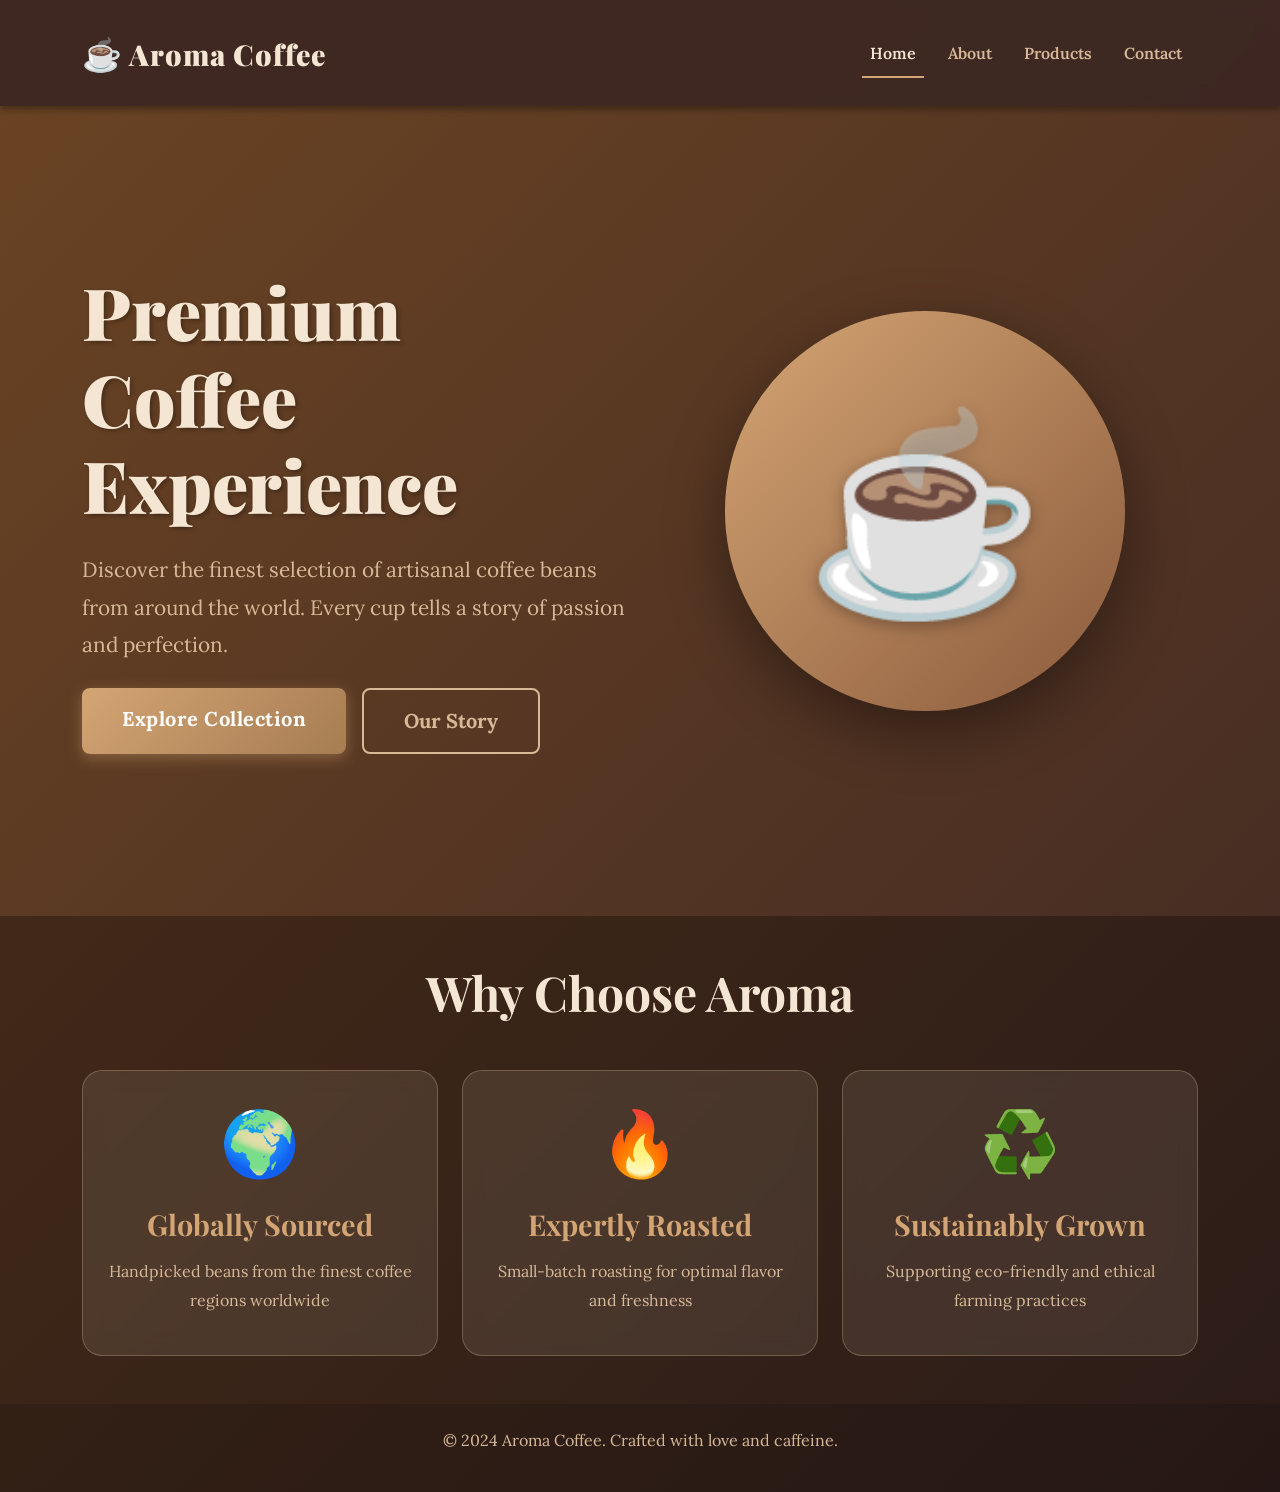
<file: index.html>
<!doctype html>
<html lang="en">
  <head>
    <meta charset="UTF-8" />
    <meta name="viewport" content="width=device-width, initial-scale=1.0" />
    <title>Aroma Coffee - Home</title>
    <link href="https://cdn.jsdelivr.net/npm/bootstrap@5.3.0/dist/css/bootstrap.min.css" rel="stylesheet" />
    <link href="https://fonts.googleapis.com/css2?family=Playfair+Display:wght@400;700;900&family=Lora:wght@400;600&display=swap" rel="stylesheet" />
    <link rel="stylesheet" href="styles.css" />
    <meta property="og:image" content="https://bolt.new/static/og_default.png">
    <meta name="twitter:card" content="summary_large_image">
    <meta name="twitter:image" content="https://bolt.new/static/og_default.png">
</head>
  <body class="home-page">
    <nav class="navbar navbar-expand-lg navbar-dark">
      <div class="container">
        <a class="navbar-brand" href="index.html">
          <span class="brand-icon">☕</span> Aroma Coffee
        </a>
        <button class="navbar-toggler" type="button" data-bs-toggle="collapse" data-bs-target="#navbarNav">
          <span class="navbar-toggler-icon"></span>
        </button>
        <div class="collapse navbar-collapse" id="navbarNav">
          <ul class="navbar-nav ms-auto">
            <li class="nav-item">
              <a class="nav-link active" href="index.html">Home</a>
            </li>
            <li class="nav-item">
              <a class="nav-link" href="about.html">About</a>
            </li>
            <li class="nav-item">
              <a class="nav-link" href="products.html">Products</a>
            </li>
            <li class="nav-item">
              <a class="nav-link" href="contact.html">Contact</a>
            </li>
          </ul>
        </div>
      </div>
    </nav>

    <section class="hero">
      <div class="container">
        <div class="row align-items-center">
          <div class="col-lg-6">
            <h1 class="display-1 mb-4">Premium Coffee Experience</h1>
            <p class="lead mb-4">Discover the finest selection of artisanal coffee beans from around the world. Every cup tells a story of passion and perfection.</p>
            <div class="d-flex gap-3">
              <a href="products.html" class="btn btn-primary btn-lg">Explore Collection</a>
              <a href="about.html" class="btn btn-outline-light btn-lg">Our Story</a>
            </div>
          </div>
          <div class="col-lg-6 text-center">
            <div class="hero-image-placeholder">
              <span class="hero-icon">☕</span>
            </div>
          </div>
        </div>
      </div>
    </section>

    <section class="features py-5">
      <div class="container">
        <h2 class="text-center mb-5">Why Choose Aroma</h2>
        <div class="row g-4">
          <div class="col-md-4">
            <div class="feature-card text-center p-4">
              <div class="feature-icon mb-3">🌍</div>
              <h3>Globally Sourced</h3>
              <p>Handpicked beans from the finest coffee regions worldwide</p>
            </div>
          </div>
          <div class="col-md-4">
            <div class="feature-card text-center p-4">
              <div class="feature-icon mb-3">🔥</div>
              <h3>Expertly Roasted</h3>
              <p>Small-batch roasting for optimal flavor and freshness</p>
            </div>
          </div>
          <div class="col-md-4">
            <div class="feature-card text-center p-4">
              <div class="feature-icon mb-3">♻️</div>
              <h3>Sustainably Grown</h3>
              <p>Supporting eco-friendly and ethical farming practices</p>
            </div>
          </div>
        </div>
      </div>
    </section>

    <footer class="footer text-center py-4">
      <div class="container">
        <p>&copy; 2024 Aroma Coffee. Crafted with love and caffeine.</p>
      </div>
    </footer>

    <script src="https://cdn.jsdelivr.net/npm/bootstrap@5.3.0/dist/js/bootstrap.bundle.min.js"></script>
    <script type="module" src="/main.js"></script>
  </body>
</html>
</file>
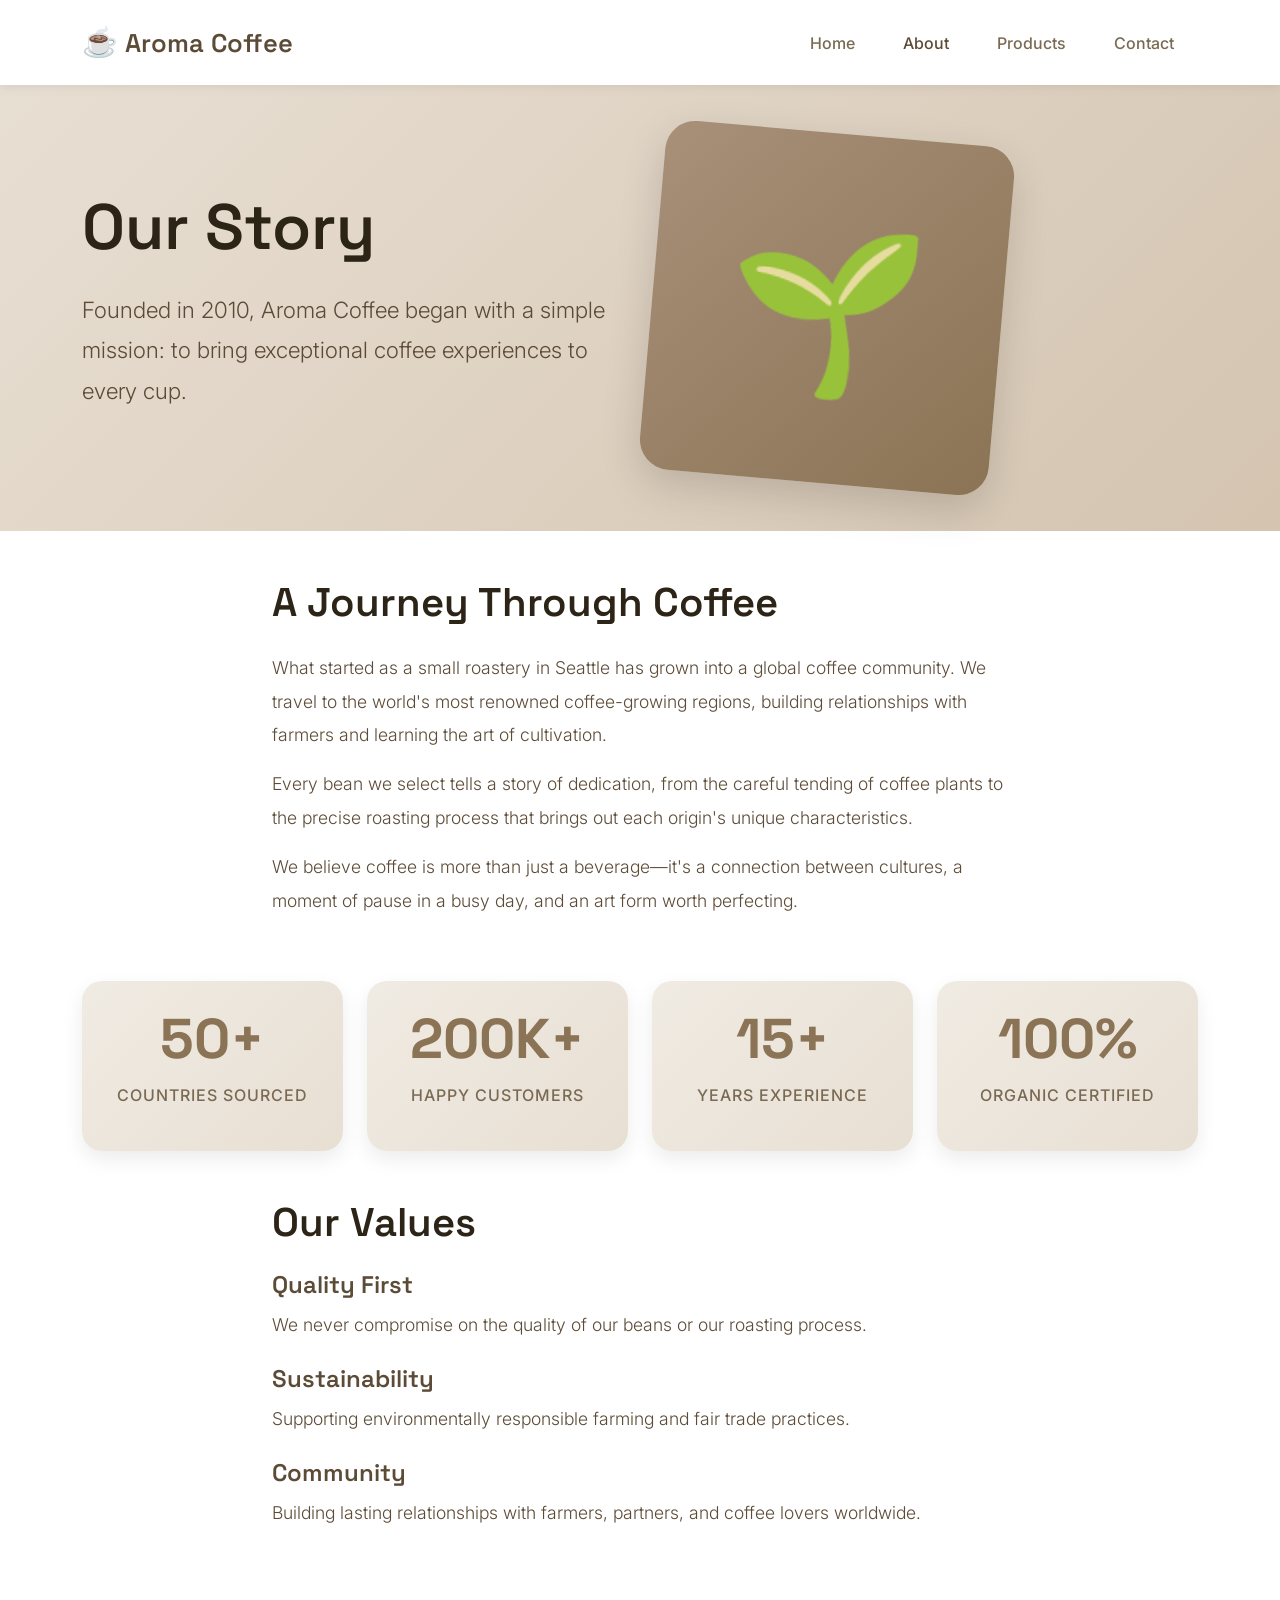
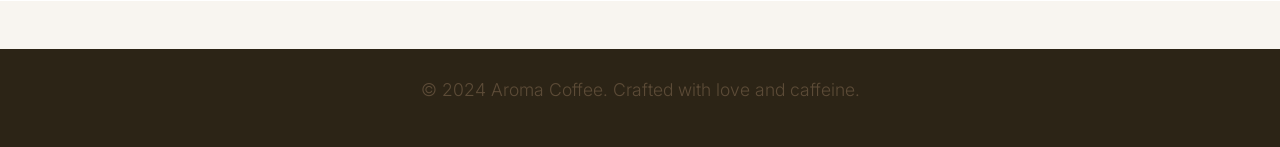
<file: about.html>
<!doctype html>
<html lang="en">
  <head>
    <meta charset="UTF-8" />
    <meta name="viewport" content="width=device-width, initial-scale=1.0" />
    <title>Aroma Coffee - About Us</title>
    <link href="https://cdn.jsdelivr.net/npm/bootstrap@5.3.0/dist/css/bootstrap.min.css" rel="stylesheet" />
    <link href="https://fonts.googleapis.com/css2?family=Inter:wght@300;400;600;700&family=Space+Grotesk:wght@400;600&display=swap" rel="stylesheet" />
    <link rel="stylesheet" href="styles.css" />
  </head>
  <body class="about-page">
    <nav class="navbar navbar-expand-lg navbar-light">
      <div class="container">
        <a class="navbar-brand" href="index.html">
          <span class="brand-icon">☕</span> Aroma Coffee
        </a>
        <button class="navbar-toggler" type="button" data-bs-toggle="collapse" data-bs-target="#navbarNav">
          <span class="navbar-toggler-icon"></span>
        </button>
        <div class="collapse navbar-collapse" id="navbarNav">
          <ul class="navbar-nav ms-auto">
            <li class="nav-item">
              <a class="nav-link" href="index.html">Home</a>
            </li>
            <li class="nav-item">
              <a class="nav-link active" href="about.html">About</a>
            </li>
            <li class="nav-item">
              <a class="nav-link" href="products.html">Products</a>
            </li>
            <li class="nav-item">
              <a class="nav-link" href="contact.html">Contact</a>
            </li>
          </ul>
        </div>
      </div>
    </nav>

    <section class="about-hero py-5">
      <div class="container">
        <div class="row align-items-center">
          <div class="col-lg-6">
            <h1 class="display-2 mb-4">Our Story</h1>
            <p class="lead">Founded in 2010, Aroma Coffee began with a simple mission: to bring exceptional coffee experiences to every cup.</p>
          </div>
          <div class="col-lg-6">
            <div class="about-image-placeholder">
              <span class="about-icon">🌱</span>
            </div>
          </div>
        </div>
      </div>
    </section>

    <section class="about-content py-5">
      <div class="container">
        <div class="row mb-5">
          <div class="col-lg-8 mx-auto">
            <h2 class="mb-4">A Journey Through Coffee</h2>
            <p class="mb-3">What started as a small roastery in Seattle has grown into a global coffee community. We travel to the world's most renowned coffee-growing regions, building relationships with farmers and learning the art of cultivation.</p>
            <p class="mb-3">Every bean we select tells a story of dedication, from the careful tending of coffee plants to the precise roasting process that brings out each origin's unique characteristics.</p>
            <p>We believe coffee is more than just a beverage—it's a connection between cultures, a moment of pause in a busy day, and an art form worth perfecting.</p>
          </div>
        </div>

        <div class="row g-4 mb-5">
          <div class="col-md-6 col-lg-3">
            <div class="stat-card text-center p-4">
              <h3 class="stat-number">50+</h3>
              <p class="stat-label">Countries Sourced</p>
            </div>
          </div>
          <div class="col-md-6 col-lg-3">
            <div class="stat-card text-center p-4">
              <h3 class="stat-number">200K+</h3>
              <p class="stat-label">Happy Customers</p>
            </div>
          </div>
          <div class="col-md-6 col-lg-3">
            <div class="stat-card text-center p-4">
              <h3 class="stat-number">15+</h3>
              <p class="stat-label">Years Experience</p>
            </div>
          </div>
          <div class="col-md-6 col-lg-3">
            <div class="stat-card text-center p-4">
              <h3 class="stat-number">100%</h3>
              <p class="stat-label">Organic Certified</p>
            </div>
          </div>
        </div>

        <div class="row">
          <div class="col-lg-8 mx-auto">
            <h2 class="mb-4">Our Values</h2>
            <div class="value-item mb-4">
              <h4>Quality First</h4>
              <p>We never compromise on the quality of our beans or our roasting process.</p>
            </div>
            <div class="value-item mb-4">
              <h4>Sustainability</h4>
              <p>Supporting environmentally responsible farming and fair trade practices.</p>
            </div>
            <div class="value-item mb-4">
              <h4>Community</h4>
              <p>Building lasting relationships with farmers, partners, and coffee lovers worldwide.</p>
            </div>
          </div>
        </div>
      </div>
    </section>

    <footer class="footer text-center py-4">
      <div class="container">
        <p>&copy; 2024 Aroma Coffee. Crafted with love and caffeine.</p>
      </div>
    </footer>

    <script src="https://cdn.jsdelivr.net/npm/bootstrap@5.3.0/dist/js/bootstrap.bundle.min.js"></script>
    <script type="module" src="/main.js"></script>
  </body>
</html>
</file>
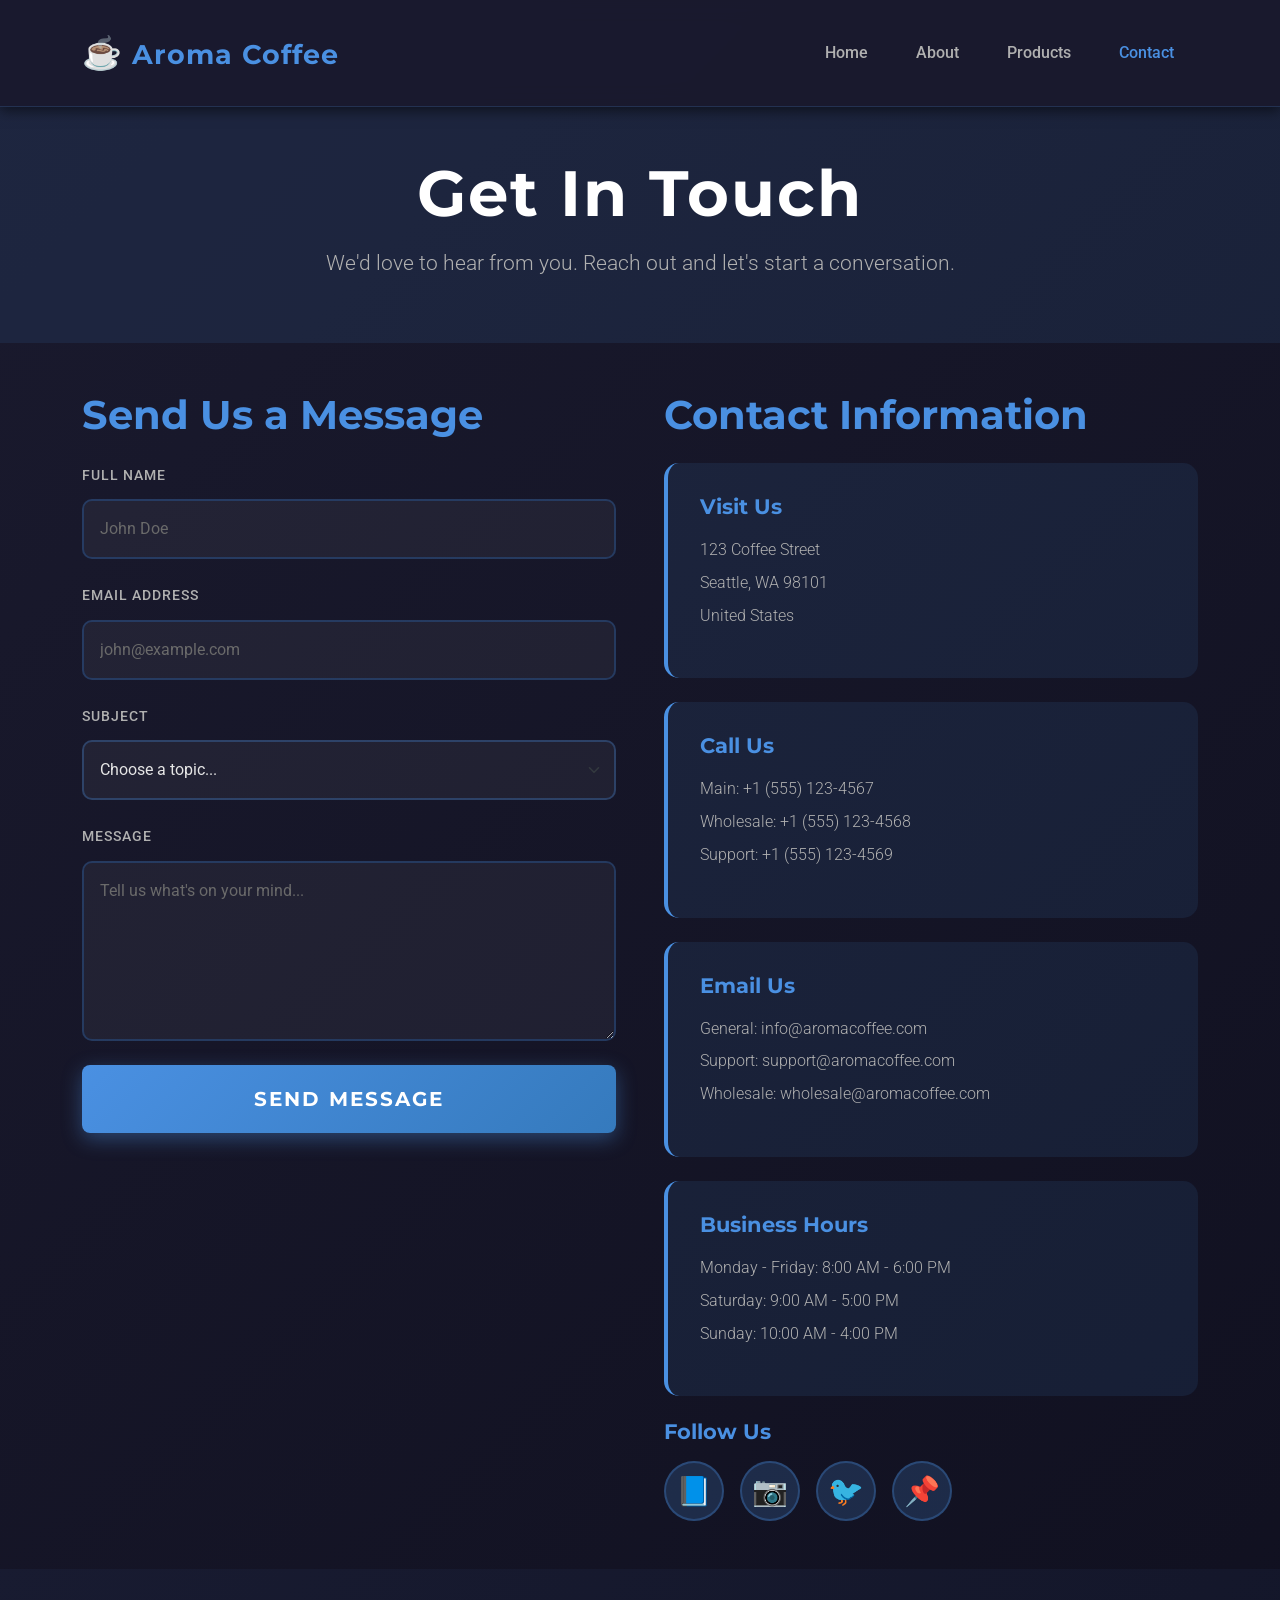
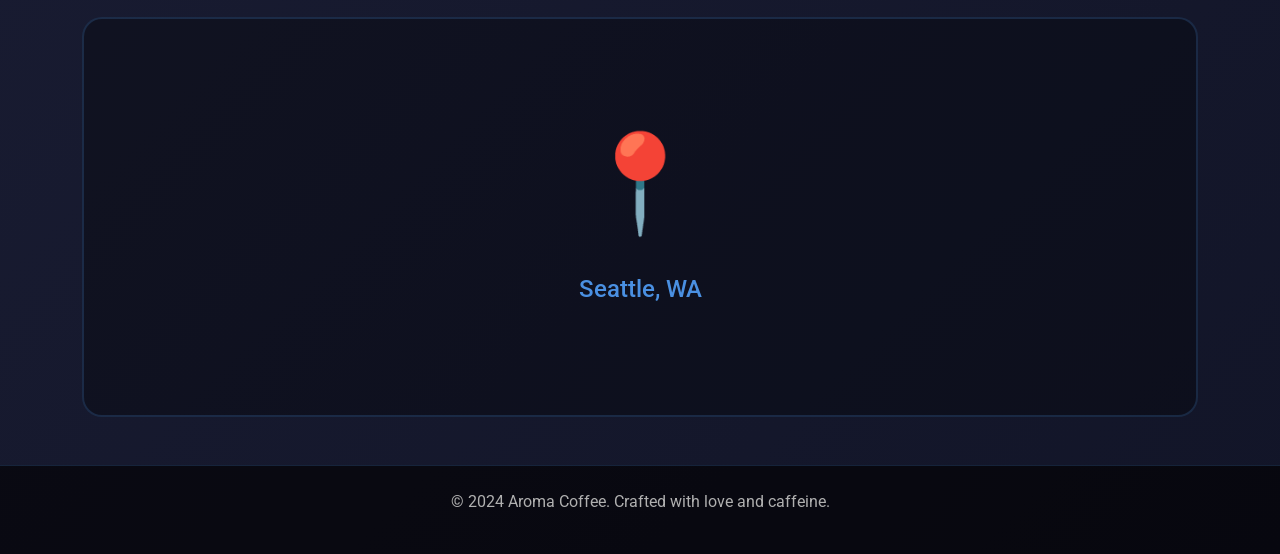
<file: contact.html>
<!doctype html>
<html lang="en">
  <head>
    <meta charset="UTF-8" />
    <meta name="viewport" content="width=device-width, initial-scale=1.0" />
    <title>Aroma Coffee - Contact</title>
    <link href="https://cdn.jsdelivr.net/npm/bootstrap@5.3.0/dist/css/bootstrap.min.css" rel="stylesheet" />
    <link href="https://fonts.googleapis.com/css2?family=Roboto:wght@300;400;500;700&family=Montserrat:wght@500;700&display=swap" rel="stylesheet" />
    <link rel="stylesheet" href="styles.css" />
  </head>
  <body class="contact-page">
    <nav class="navbar navbar-expand-lg navbar-dark">
      <div class="container">
        <a class="navbar-brand" href="index.html">
          <span class="brand-icon">☕</span> Aroma Coffee
        </a>
        <button class="navbar-toggler" type="button" data-bs-toggle="collapse" data-bs-target="#navbarNav">
          <span class="navbar-toggler-icon"></span>
        </button>
        <div class="collapse navbar-collapse" id="navbarNav">
          <ul class="navbar-nav ms-auto">
            <li class="nav-item">
              <a class="nav-link" href="index.html">Home</a>
            </li>
            <li class="nav-item">
              <a class="nav-link" href="about.html">About</a>
            </li>
            <li class="nav-item">
              <a class="nav-link" href="products.html">Products</a>
            </li>
            <li class="nav-item">
              <a class="nav-link active" href="contact.html">Contact</a>
            </li>
          </ul>
        </div>
      </div>
    </nav>

    <section class="contact-hero py-5">
      <div class="container text-center">
        <h1 class="display-2 mb-3">Get In Touch</h1>
        <p class="lead">We'd love to hear from you. Reach out and let's start a conversation.</p>
      </div>
    </section>

    <section class="contact-content py-5">
      <div class="container">
        <div class="row g-5">
          <div class="col-lg-6">
            <h2 class="mb-4">Send Us a Message</h2>
            <form id="contactForm" class="contact-form">
              <div class="mb-4">
                <label for="name" class="form-label">Full Name</label>
                <input type="text" class="form-control" id="name" placeholder="John Doe" required />
              </div>
              <div class="mb-4">
                <label for="email" class="form-label">Email Address</label>
                <input type="email" class="form-control" id="email" placeholder="john@example.com" required />
              </div>
              <div class="mb-4">
                <label for="subject" class="form-label">Subject</label>
                <select class="form-select" id="subject" required>
                  <option value="">Choose a topic...</option>
                  <option value="general">General Inquiry</option>
                  <option value="wholesale">Wholesale Opportunities</option>
                  <option value="support">Customer Support</option>
                  <option value="partnership">Partnership</option>
                </select>
              </div>
              <div class="mb-4">
                <label for="message" class="form-label">Message</label>
                <textarea class="form-control" id="message" rows="6" placeholder="Tell us what's on your mind..." required></textarea>
              </div>
              <button type="submit" class="btn btn-primary btn-lg w-100">Send Message</button>
            </form>
            <div id="formSuccess" class="alert alert-success mt-3" style="display: none;">
              Thank you for your message! We'll get back to you soon.
            </div>
          </div>

          <div class="col-lg-6">
            <h2 class="mb-4">Contact Information</h2>

            <div class="contact-info-card mb-4">
              <h4>Visit Us</h4>
              <p class="mb-1">123 Coffee Street</p>
              <p class="mb-1">Seattle, WA 98101</p>
              <p>United States</p>
            </div>

            <div class="contact-info-card mb-4">
              <h4>Call Us</h4>
              <p class="mb-1">Main: +1 (555) 123-4567</p>
              <p class="mb-1">Wholesale: +1 (555) 123-4568</p>
              <p>Support: +1 (555) 123-4569</p>
            </div>

            <div class="contact-info-card mb-4">
              <h4>Email Us</h4>
              <p class="mb-1">General: info@aromacoffee.com</p>
              <p class="mb-1">Support: support@aromacoffee.com</p>
              <p>Wholesale: wholesale@aromacoffee.com</p>
            </div>

            <div class="contact-info-card">
              <h4>Business Hours</h4>
              <p class="mb-1">Monday - Friday: 8:00 AM - 6:00 PM</p>
              <p class="mb-1">Saturday: 9:00 AM - 5:00 PM</p>
              <p>Sunday: 10:00 AM - 4:00 PM</p>
            </div>

            <div class="social-links mt-4">
              <h4 class="mb-3">Follow Us</h4>
              <div class="d-flex gap-3">
                <a href="#" class="social-icon">📘</a>
                <a href="#" class="social-icon">📷</a>
                <a href="#" class="social-icon">🐦</a>
                <a href="#" class="social-icon">📌</a>
              </div>
            </div>
          </div>
        </div>
      </div>
    </section>

    <section class="map-section py-5">
      <div class="container">
        <div class="map-placeholder">
          <div class="map-content">
            <span class="map-icon">📍</span>
            <p>Seattle, WA</p>
          </div>
        </div>
      </div>
    </section>

    <footer class="footer text-center py-4">
      <div class="container">
        <p>&copy; 2024 Aroma Coffee. Crafted with love and caffeine.</p>
      </div>
    </footer>

    <script src="https://cdn.jsdelivr.net/npm/bootstrap@5.3.0/dist/js/bootstrap.bundle.min.js"></script>
    <script type="module" src="/main.js"></script>
  </body>
</html>
</file>
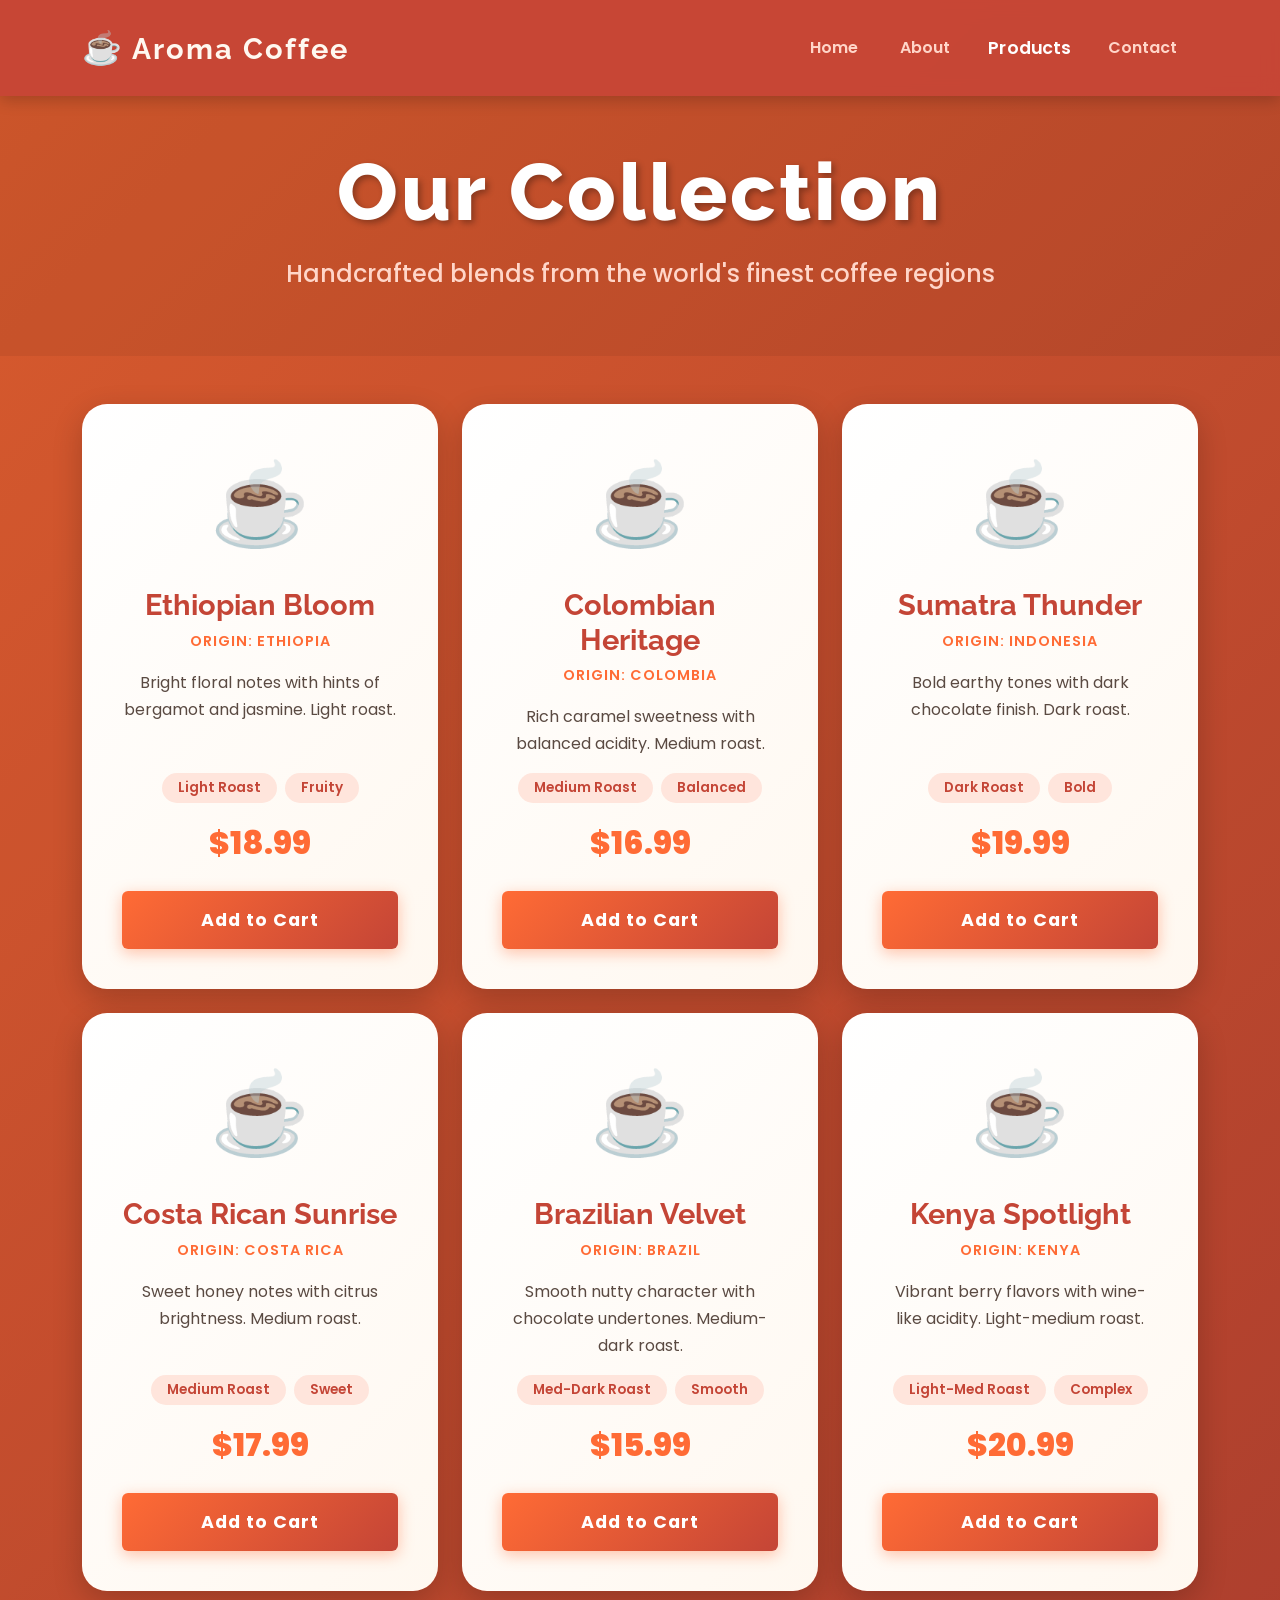
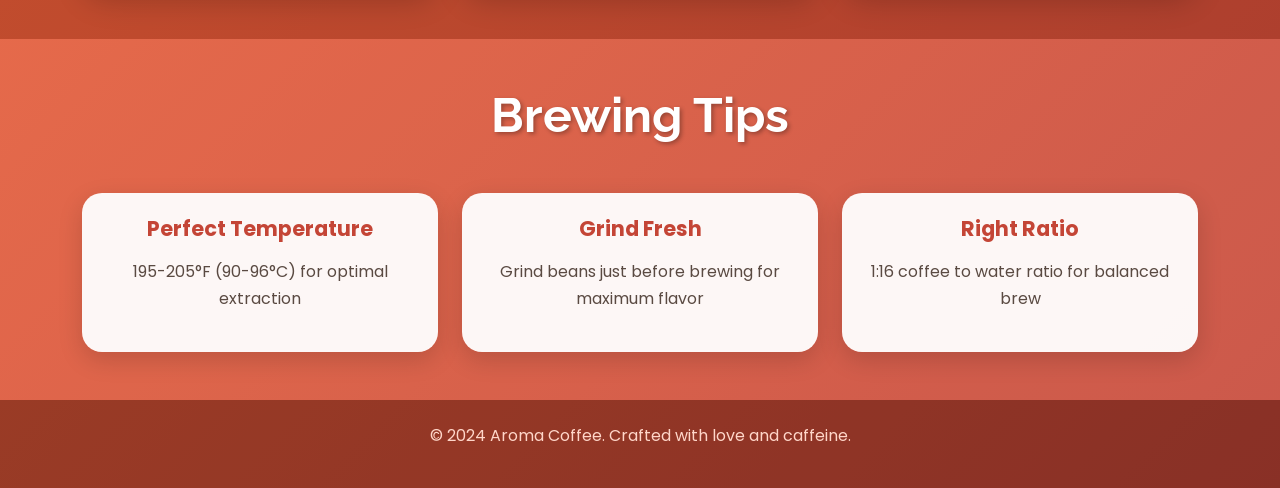
<file: products.html>
<!doctype html>
<html lang="en">
  <head>
    <meta charset="UTF-8" />
    <meta name="viewport" content="width=device-width, initial-scale=1.0" />
    <title>Aroma Coffee - Products</title>
    <link href="https://cdn.jsdelivr.net/npm/bootstrap@5.3.0/dist/css/bootstrap.min.css" rel="stylesheet" />
    <link href="https://fonts.googleapis.com/css2?family=Poppins:wght@400;600;800&family=Raleway:wght@500;700&display=swap" rel="stylesheet" />
    <link rel="stylesheet" href="styles.css" />
  </head>
  <body class="products-page">
    <nav class="navbar navbar-expand-lg navbar-dark">
      <div class="container">
        <a class="navbar-brand" href="index.html">
          <span class="brand-icon">☕</span> Aroma Coffee
        </a>
        <button class="navbar-toggler" type="button" data-bs-toggle="collapse" data-bs-target="#navbarNav">
          <span class="navbar-toggler-icon"></span>
        </button>
        <div class="collapse navbar-collapse" id="navbarNav">
          <ul class="navbar-nav ms-auto">
            <li class="nav-item">
              <a class="nav-link" href="index.html">Home</a>
            </li>
            <li class="nav-item">
              <a class="nav-link" href="about.html">About</a>
            </li>
            <li class="nav-item">
              <a class="nav-link active" href="products.html">Products</a>
            </li>
            <li class="nav-item">
              <a class="nav-link" href="contact.html">Contact</a>
            </li>
          </ul>
        </div>
      </div>
    </nav>

    <section class="products-hero py-5">
      <div class="container text-center">
        <h1 class="display-1 mb-3">Our Collection</h1>
        <p class="lead">Handcrafted blends from the world's finest coffee regions</p>
      </div>
    </section>

    <section class="products-grid py-5">
      <div class="container">
        <div class="row g-4">
          <div class="col-md-6 col-lg-4">
            <div class="product-card">
              <div class="product-icon">☕</div>
              <h3 class="product-title">Ethiopian Bloom</h3>
              <p class="product-origin">Origin: Ethiopia</p>
              <p class="product-description">Bright floral notes with hints of bergamot and jasmine. Light roast.</p>
              <div class="product-details">
                <span class="badge">Light Roast</span>
                <span class="badge">Fruity</span>
              </div>
              <p class="product-price">$18.99</p>
              <button class="btn btn-primary w-100">Add to Cart</button>
            </div>
          </div>

          <div class="col-md-6 col-lg-4">
            <div class="product-card">
              <div class="product-icon">☕</div>
              <h3 class="product-title">Colombian Heritage</h3>
              <p class="product-origin">Origin: Colombia</p>
              <p class="product-description">Rich caramel sweetness with balanced acidity. Medium roast.</p>
              <div class="product-details">
                <span class="badge">Medium Roast</span>
                <span class="badge">Balanced</span>
              </div>
              <p class="product-price">$16.99</p>
              <button class="btn btn-primary w-100">Add to Cart</button>
            </div>
          </div>

          <div class="col-md-6 col-lg-4">
            <div class="product-card">
              <div class="product-icon">☕</div>
              <h3 class="product-title">Sumatra Thunder</h3>
              <p class="product-origin">Origin: Indonesia</p>
              <p class="product-description">Bold earthy tones with dark chocolate finish. Dark roast.</p>
              <div class="product-details">
                <span class="badge">Dark Roast</span>
                <span class="badge">Bold</span>
              </div>
              <p class="product-price">$19.99</p>
              <button class="btn btn-primary w-100">Add to Cart</button>
            </div>
          </div>

          <div class="col-md-6 col-lg-4">
            <div class="product-card">
              <div class="product-icon">☕</div>
              <h3 class="product-title">Costa Rican Sunrise</h3>
              <p class="product-origin">Origin: Costa Rica</p>
              <p class="product-description">Sweet honey notes with citrus brightness. Medium roast.</p>
              <div class="product-details">
                <span class="badge">Medium Roast</span>
                <span class="badge">Sweet</span>
              </div>
              <p class="product-price">$17.99</p>
              <button class="btn btn-primary w-100">Add to Cart</button>
            </div>
          </div>

          <div class="col-md-6 col-lg-4">
            <div class="product-card">
              <div class="product-icon">☕</div>
              <h3 class="product-title">Brazilian Velvet</h3>
              <p class="product-origin">Origin: Brazil</p>
              <p class="product-description">Smooth nutty character with chocolate undertones. Medium-dark roast.</p>
              <div class="product-details">
                <span class="badge">Med-Dark Roast</span>
                <span class="badge">Smooth</span>
              </div>
              <p class="product-price">$15.99</p>
              <button class="btn btn-primary w-100">Add to Cart</button>
            </div>
          </div>

          <div class="col-md-6 col-lg-4">
            <div class="product-card">
              <div class="product-icon">☕</div>
              <h3 class="product-title">Kenya Spotlight</h3>
              <p class="product-origin">Origin: Kenya</p>
              <p class="product-description">Vibrant berry flavors with wine-like acidity. Light-medium roast.</p>
              <div class="product-details">
                <span class="badge">Light-Med Roast</span>
                <span class="badge">Complex</span>
              </div>
              <p class="product-price">$20.99</p>
              <button class="btn btn-primary w-100">Add to Cart</button>
            </div>
          </div>
        </div>
      </div>
    </section>

    <section class="brewing-guide py-5">
      <div class="container">
        <h2 class="text-center mb-5">Brewing Tips</h2>
        <div class="row g-4">
          <div class="col-md-4">
            <div class="tip-card p-4 text-center">
              <h4>Perfect Temperature</h4>
              <p>195-205°F (90-96°C) for optimal extraction</p>
            </div>
          </div>
          <div class="col-md-4">
            <div class="tip-card p-4 text-center">
              <h4>Grind Fresh</h4>
              <p>Grind beans just before brewing for maximum flavor</p>
            </div>
          </div>
          <div class="col-md-4">
            <div class="tip-card p-4 text-center">
              <h4>Right Ratio</h4>
              <p>1:16 coffee to water ratio for balanced brew</p>
            </div>
          </div>
        </div>
      </div>
    </section>

    <footer class="footer text-center py-4">
      <div class="container">
        <p>&copy; 2024 Aroma Coffee. Crafted with love and caffeine.</p>
      </div>
    </footer>

    <script src="https://cdn.jsdelivr.net/npm/bootstrap@5.3.0/dist/js/bootstrap.bundle.min.js"></script>
    <script type="module" src="/main.js"></script>
  </body>
</html>
</file>
<file: styles.css>
/* ===== GLOBAL STYLES ===== */
* {
  margin: 0;
  padding: 0;
  box-sizing: border-box;
}

body {
  margin: 0;
  overflow-x: hidden;
  min-height: 100vh;
  display: flex;
  flex-direction: column;
}

section {
  min-height: auto;
}

/* ===== HOME PAGE STYLES ===== */
/* Theme: Warm Brown Coffee - Elegant Serif Fonts */
.home-page {
  background: linear-gradient(135deg, #6B4423 0%, #3E2723 100%);
  color: #F5E6D3;
  font-family: 'Lora', serif;
}

.home-page .navbar {
  background-color: rgba(62, 39, 35, 0.95);
  backdrop-filter: blur(10px);
  padding: 1.5rem 0;
  box-shadow: 0 4px 6px rgba(0, 0, 0, 0.3);
}

.home-page .navbar-brand {
  font-family: 'Playfair Display', serif;
  font-size: 1.8rem;
  font-weight: 900;
  color: #F5E6D3 !important;
  letter-spacing: 1px;
}

.home-page .brand-icon {
  font-size: 2rem;
  display: inline-block;
  animation: rotate 20s linear infinite;
}

@keyframes rotate {
  from { transform: rotate(0deg); }
  to { transform: rotate(360deg); }
}

.home-page .nav-link {
  color: #D7B998 !important;
  font-weight: 600;
  margin: 0 0.5rem;
  transition: all 0.3s ease;
  position: relative;
}

.home-page .nav-link:hover,
.home-page .nav-link.active {
  color: #F5E6D3 !important;
}

.home-page .nav-link::after {
  content: '';
  position: absolute;
  bottom: -5px;
  left: 0;
  width: 0;
  height: 2px;
  background-color: #D4A574;
  transition: width 0.3s ease;
}

.home-page .nav-link:hover::after,
.home-page .nav-link.active::after {
  width: 100%;
}

.home-page .hero {
  padding: 8rem 0;
  min-height: 90vh;
  display: flex;
  align-items: center;
}

.home-page .hero h1 {
  font-family: 'Playfair Display', serif;
  font-weight: 900;
  font-size: 4.5rem;
  line-height: 1.2;
  color: #F5E6D3;
  text-shadow: 2px 2px 4px rgba(0, 0, 0, 0.3);
}

.home-page .hero .lead {
  font-size: 1.3rem;
  line-height: 1.8;
  color: #D7B998;
}

.home-page .btn-primary {
  background: linear-gradient(135deg, #D4A574 0%, #A67C52 100%);
  border: none;
  padding: 1rem 2.5rem;
  font-weight: 700;
  letter-spacing: 0.5px;
  transition: all 0.3s ease;
  box-shadow: 0 4px 15px rgba(212, 165, 116, 0.4);
}

.home-page .btn-primary:hover {
  transform: translateY(-2px);
  box-shadow: 0 6px 20px rgba(212, 165, 116, 0.6);
}

.home-page .btn-outline-light {
  border: 2px solid #D7B998;
  color: #D7B998;
  padding: 1rem 2.5rem;
  font-weight: 700;
  transition: all 0.3s ease;
}

.home-page .btn-outline-light:hover {
  background-color: #D7B998;
  color: #3E2723;
  transform: translateY(-2px);
}

.home-page .hero-image-placeholder {
  width: 400px;
  height: 400px;
  margin: 0 auto;
  background: linear-gradient(135deg, #D4A574 0%, #8B5A3C 100%);
  border-radius: 50%;
  display: flex;
  align-items: center;
  justify-content: center;
  box-shadow: 0 20px 60px rgba(0, 0, 0, 0.4);
  animation: float 6s ease-in-out infinite;
}

@keyframes float {
  0%, 100% { transform: translateY(0px); }
  50% { transform: translateY(-20px); }
}

.home-page .hero-icon {
  font-size: 12rem;
  filter: drop-shadow(0 4px 8px rgba(0, 0, 0, 0.3));
}

.home-page .features {
  background-color: rgba(0, 0, 0, 0.3);
}

.home-page .features h2 {
  font-family: 'Playfair Display', serif;
  font-size: 3rem;
  font-weight: 700;
  color: #F5E6D3;
}

.home-page .feature-card {
  background: rgba(245, 230, 211, 0.1);
  border-radius: 20px;
  backdrop-filter: blur(10px);
  border: 1px solid rgba(215, 185, 152, 0.3);
  transition: all 0.3s ease;
}

.home-page .feature-card:hover {
  transform: translateY(-10px);
  background: rgba(245, 230, 211, 0.15);
  box-shadow: 0 15px 35px rgba(0, 0, 0, 0.3);
}

.home-page .feature-icon {
  font-size: 4rem;
}

.home-page .feature-card h3 {
  font-family: 'Playfair Display', serif;
  font-size: 1.8rem;
  font-weight: 700;
  color: #D4A574;
  margin-bottom: 1rem;
}

.home-page .feature-card p {
  color: #D7B998;
  line-height: 1.8;
}

.home-page .footer {
  background-color: rgba(0, 0, 0, 0.4);
  color: #D7B998;
  margin-top: auto;
}

/* ===== ABOUT PAGE STYLES ===== */
/* Theme: Modern Minimal Earth Tones - Sans-Serif */
.about-page {
  background-color: #F8F5F0;
  color: #2C2416;
  font-family: 'Inter', sans-serif;
}

.about-page .navbar {
  background-color: #FFFFFF;
  box-shadow: 0 2px 10px rgba(0, 0, 0, 0.08);
  padding: 1rem 0;
}

.about-page .navbar-brand {
  font-family: 'Space Grotesk', sans-serif;
  font-size: 1.6rem;
  font-weight: 600;
  color: #5C4B37 !important;
}

.about-page .brand-icon {
  font-size: 1.8rem;
}

.about-page .nav-link {
  color: #7A6A53 !important;
  font-weight: 500;
  margin: 0 1rem;
  transition: color 0.3s ease;
}

.about-page .nav-link:hover,
.about-page .nav-link.active {
  color: #5C4B37 !important;
}

.about-page .about-hero {
  background: linear-gradient(135deg, #E8DFD3 0%, #D4C4B0 100%);
  padding: 5rem 0;
}

.about-page .about-hero h1 {
  font-family: 'Space Grotesk', sans-serif;
  font-weight: 600;
  color: #2C2416;
  font-size: 4rem;
}

.about-page .about-hero .lead {
  font-size: 1.4rem;
  color: #5C4B37;
  font-weight: 300;
  line-height: 1.8;
}

.about-page .about-image-placeholder {
  width: 350px;
  height: 350px;
  background: linear-gradient(135deg, #A89079 0%, #8B7355 100%);
  border-radius: 30px;
  display: flex;
  align-items: center;
  justify-content: center;
  box-shadow: 0 15px 40px rgba(0, 0, 0, 0.15);
  transform: rotate(5deg);
  transition: transform 0.3s ease;
}

.about-page .about-image-placeholder:hover {
  transform: rotate(0deg) scale(1.05);
}

.about-page .about-icon {
  font-size: 10rem;
}

.about-page .about-content {
  background-color: #FFFFFF;
}

.about-page h2 {
  font-family: 'Space Grotesk', sans-serif;
  font-weight: 600;
  font-size: 2.5rem;
  color: #2C2416;
  margin-bottom: 2rem;
}

.about-page p {
  font-size: 1.1rem;
  line-height: 1.9;
  color: #5C4B37;
  font-weight: 300;
}

.about-page .stat-card {
  background: linear-gradient(135deg, #F0EBE3 0%, #E8DFD3 100%);
  border-radius: 20px;
  box-shadow: 0 8px 20px rgba(0, 0, 0, 0.08);
  transition: all 0.3s ease;
}

.about-page .stat-card:hover {
  transform: translateY(-8px);
  box-shadow: 0 12px 30px rgba(0, 0, 0, 0.12);
}

.about-page .stat-number {
  font-family: 'Space Grotesk', sans-serif;
  font-size: 3.5rem;
  font-weight: 700;
  color: #8B7355;
  margin-bottom: 0.5rem;
}

.about-page .stat-label {
  font-size: 1rem;
  color: #7A6A53;
  font-weight: 500;
  text-transform: uppercase;
  letter-spacing: 1px;
}

.about-page .value-item h4 {
  font-family: 'Space Grotesk', sans-serif;
  font-weight: 600;
  color: #5C4B37;
  font-size: 1.5rem;
  margin-bottom: 0.5rem;
}

.about-page .footer {
  background-color: #2C2416;
  color: #D4C4B0;
  margin-top: 3rem;
}

/* ===== PRODUCTS PAGE STYLES ===== */
/* Theme: Vibrant & Energetic - Bold Modern Fonts */
.products-page {
  background: linear-gradient(135deg, #FF6B35 0%, #C44536 100%);
  color: #FFF8F0;
  font-family: 'Poppins', sans-serif;
}

.products-page .navbar {
  background-color: rgba(196, 69, 54, 0.95);
  backdrop-filter: blur(10px);
  padding: 1.2rem 0;
  box-shadow: 0 4px 15px rgba(0, 0, 0, 0.2);
}

.products-page .navbar-brand {
  font-family: 'Raleway', sans-serif;
  font-size: 1.8rem;
  font-weight: 700;
  color: #FFF8F0 !important;
  letter-spacing: 2px;
}

.products-page .brand-icon {
  font-size: 2rem;
  animation: bounce 2s ease infinite;
}

@keyframes bounce {
  0%, 100% { transform: translateY(0); }
  50% { transform: translateY(-10px); }
}

.products-page .nav-link {
  color: #FFD6C9 !important;
  font-weight: 600;
  margin: 0 0.8rem;
  transition: all 0.3s ease;
}

.products-page .nav-link:hover,
.products-page .nav-link.active {
  color: #FFFFFF !important;
  transform: scale(1.1);
}

.products-page .products-hero {
  padding: 4rem 0;
  background: rgba(0, 0, 0, 0.2);
}

.products-page .products-hero h1 {
  font-family: 'Raleway', sans-serif;
  font-weight: 800;
  font-size: 5rem;
  color: #FFFFFF;
  text-shadow: 3px 3px 6px rgba(0, 0, 0, 0.3);
  letter-spacing: 3px;
}

.products-page .products-hero .lead {
  font-size: 1.5rem;
  color: #FFD6C9;
  font-weight: 500;
}

.products-page .products-grid {
  background-color: rgba(0, 0, 0, 0.15);
}

.products-page .product-card {
  background: linear-gradient(135deg, #FFFFFF 0%, #FFF8F0 100%);
  border-radius: 25px;
  padding: 2.5rem;
  box-shadow: 0 10px 30px rgba(0, 0, 0, 0.2);
  transition: all 0.4s ease;
  height: 100%;
  display: flex;
  flex-direction: column;
}

.products-page .product-card:hover {
  transform: translateY(-15px) rotate(2deg);
  box-shadow: 0 20px 50px rgba(0, 0, 0, 0.3);
}

.products-page .product-icon {
  font-size: 5rem;
  text-align: center;
  margin-bottom: 1.5rem;
  animation: pulse 2s ease infinite;
}

@keyframes pulse {
  0%, 100% { transform: scale(1); }
  50% { transform: scale(1.1); }
}

.products-page .product-title {
  font-family: 'Raleway', sans-serif;
  font-weight: 700;
  font-size: 1.8rem;
  color: #C44536;
  margin-bottom: 0.5rem;
  text-align: center;
}

.products-page .product-origin {
  font-size: 0.9rem;
  color: #FF6B35;
  font-weight: 600;
  text-align: center;
  margin-bottom: 1rem;
  text-transform: uppercase;
  letter-spacing: 1px;
}

.products-page .product-description {
  color: #5A4A42;
  line-height: 1.7;
  text-align: center;
  margin-bottom: 1rem;
  flex-grow: 1;
}

.products-page .product-details {
  display: flex;
  gap: 0.5rem;
  justify-content: center;
  margin-bottom: 1rem;
  flex-wrap: wrap;
}

.products-page .product-details .badge {
  background-color: #FFE5DC;
  color: #C44536;
  padding: 0.5rem 1rem;
  border-radius: 20px;
  font-weight: 600;
  font-size: 0.85rem;
}

.products-page .product-price {
  font-size: 2rem;
  font-weight: 800;
  color: #FF6B35;
  text-align: center;
  margin-bottom: 1.5rem;
}

.products-page .product-card .btn-primary {
  background: linear-gradient(135deg, #FF6B35 0%, #C44536 100%);
  border: none;
  padding: 1rem;
  font-weight: 700;
  font-size: 1.1rem;
  letter-spacing: 1px;
  transition: all 0.3s ease;
  box-shadow: 0 4px 15px rgba(255, 107, 53, 0.4);
}

.products-page .product-card .btn-primary:hover {
  transform: scale(1.05);
  box-shadow: 0 6px 25px rgba(255, 107, 53, 0.6);
}

.products-page .brewing-guide {
  background-color: rgba(255, 255, 255, 0.1);
  padding: 4rem 0;
}

.products-page .brewing-guide h2 {
  font-family: 'Raleway', sans-serif;
  font-weight: 700;
  font-size: 3rem;
  color: #FFFFFF;
  text-shadow: 2px 2px 4px rgba(0, 0, 0, 0.3);
}

.products-page .tip-card {
  background: rgba(255, 255, 255, 0.95);
  border-radius: 20px;
  box-shadow: 0 8px 25px rgba(0, 0, 0, 0.15);
  transition: all 0.3s ease;
}

.products-page .tip-card:hover {
  transform: translateY(-8px);
  background: #FFFFFF;
}

.products-page .tip-card h4 {
  font-weight: 700;
  color: #C44536;
  margin-bottom: 1rem;
  font-size: 1.3rem;
}

.products-page .tip-card p {
  color: #5A4A42;
  line-height: 1.7;
}

.products-page .footer {
  background-color: rgba(0, 0, 0, 0.3);
  color: #FFD6C9;
  margin-top: auto;
}

/* ===== CONTACT PAGE STYLES ===== */
/* Theme: Professional Dark - Clean Fonts */
.contact-page {
  background: linear-gradient(135deg, #1A1A2E 0%, #0F0F1E 100%);
  color: #E6E6E6;
  font-family: 'Roboto', sans-serif;
}

.contact-page .navbar {
  background-color: rgba(26, 26, 46, 0.98);
  backdrop-filter: blur(10px);
  padding: 1.5rem 0;
  box-shadow: 0 4px 12px rgba(0, 0, 0, 0.5);
  border-bottom: 1px solid rgba(74, 144, 226, 0.2);
}

.contact-page .navbar-brand {
  font-family: 'Montserrat', sans-serif;
  font-size: 1.7rem;
  font-weight: 700;
  color: #4A90E2 !important;
  letter-spacing: 1px;
}

.contact-page .brand-icon {
  font-size: 2rem;
}

.contact-page .nav-link {
  color: #B0B0B0 !important;
  font-weight: 500;
  margin: 0 1rem;
  transition: all 0.3s ease;
}

.contact-page .nav-link:hover,
.contact-page .nav-link.active {
  color: #4A90E2 !important;
}

.contact-page .contact-hero {
  padding: 4rem 0;
  background: rgba(74, 144, 226, 0.1);
}

.contact-page .contact-hero h1 {
  font-family: 'Montserrat', sans-serif;
  font-weight: 700;
  color: #FFFFFF;
  font-size: 4rem;
  letter-spacing: 2px;
}

.contact-page .contact-hero .lead {
  font-size: 1.3rem;
  color: #B0B0B0;
  font-weight: 300;
}

.contact-page h2 {
  font-family: 'Montserrat', sans-serif;
  font-weight: 700;
  font-size: 2.5rem;
  color: #4A90E2;
  margin-bottom: 2rem;
}

.contact-page .contact-form .form-label {
  font-weight: 500;
  color: #B0B0B0;
  margin-bottom: 0.8rem;
  text-transform: uppercase;
  font-size: 0.9rem;
  letter-spacing: 1px;
}

.contact-page .contact-form .form-control,
.contact-page .contact-form .form-select {
  background-color: rgba(255, 255, 255, 0.05);
  border: 2px solid rgba(74, 144, 226, 0.3);
  color: #E6E6E6;
  padding: 1rem;
  border-radius: 10px;
  transition: all 0.3s ease;
  font-family: 'Roboto', sans-serif;
}

.contact-page .contact-form .form-control:focus,
.contact-page .contact-form .form-select:focus {
  background-color: rgba(255, 255, 255, 0.08);
  border-color: #4A90E2;
  box-shadow: 0 0 0 0.2rem rgba(74, 144, 226, 0.25);
  color: #FFFFFF;
}

.contact-page .contact-form .form-control::placeholder {
  color: #6A6A6A;
}

.contact-page .btn-primary {
  background: linear-gradient(135deg, #4A90E2 0%, #357ABD 100%);
  border: none;
  padding: 1.2rem;
  font-weight: 700;
  font-family: 'Montserrat', sans-serif;
  letter-spacing: 2px;
  text-transform: uppercase;
  transition: all 0.3s ease;
  box-shadow: 0 6px 20px rgba(74, 144, 226, 0.4);
}

.contact-page .btn-primary:hover {
  transform: translateY(-3px);
  box-shadow: 0 10px 30px rgba(74, 144, 226, 0.6);
}

.contact-page .contact-info-card {
  background: rgba(74, 144, 226, 0.1);
  padding: 2rem;
  border-radius: 15px;
  border-left: 4px solid #4A90E2;
  transition: all 0.3s ease;
}

.contact-page .contact-info-card:hover {
  background: rgba(74, 144, 226, 0.15);
  transform: translateX(10px);
}

.contact-page .contact-info-card h4 {
  font-family: 'Montserrat', sans-serif;
  font-weight: 700;
  color: #4A90E2;
  font-size: 1.3rem;
  margin-bottom: 1rem;
}

.contact-page .contact-info-card p {
  color: #B0B0B0;
  line-height: 1.8;
  font-weight: 300;
}

.contact-page .social-links h4 {
  font-family: 'Montserrat', sans-serif;
  font-weight: 700;
  color: #4A90E2;
  font-size: 1.3rem;
}

.contact-page .social-icon {
  width: 60px;
  height: 60px;
  background: rgba(74, 144, 226, 0.2);
  display: inline-flex;
  align-items: center;
  justify-content: center;
  border-radius: 50%;
  font-size: 1.8rem;
  transition: all 0.3s ease;
  border: 2px solid rgba(74, 144, 226, 0.3);
  text-decoration: none;
}

.contact-page .social-icon:hover {
  background: #4A90E2;
  transform: translateY(-5px) rotate(10deg);
  box-shadow: 0 8px 20px rgba(74, 144, 226, 0.4);
}

.contact-page .map-section {
  background: rgba(74, 144, 226, 0.05);
}

.contact-page .map-placeholder {
  height: 400px;
  background: rgba(0, 0, 0, 0.3);
  border-radius: 20px;
  display: flex;
  align-items: center;
  justify-content: center;
  border: 2px solid rgba(74, 144, 226, 0.2);
  overflow: hidden;
}

.contact-page .map-content {
  text-align: center;
}

.contact-page .map-icon {
  font-size: 6rem;
  display: block;
  margin-bottom: 1rem;
}

.contact-page .map-content p {
  font-size: 1.5rem;
  font-weight: 500;
  color: #4A90E2;
}

.contact-page .footer {
  background-color: rgba(0, 0, 0, 0.5);
  color: #B0B0B0;
  border-top: 1px solid rgba(74, 144, 226, 0.2);
  margin-top: auto;
}

/* ===== RESPONSIVE STYLES ===== */
@media (max-width: 991px) {
  .home-page .hero h1,
  .products-page .products-hero h1 {
    font-size: 3rem;
  }

  .about-page .about-hero h1,
  .contact-page .contact-hero h1 {
    font-size: 2.5rem;
  }

  .home-page .hero-image-placeholder,
  .about-page .about-image-placeholder {
    width: 300px;
    height: 300px;
    margin-top: 3rem;
  }

  .home-page .hero-icon {
    font-size: 8rem;
  }
}

@media (max-width: 768px) {
  .home-page .hero,
  .products-page .products-hero,
  .about-page .about-hero,
  .contact-page .contact-hero {
    padding: 4rem 0;
  }

  .home-page .hero h1 {
    font-size: 2.5rem;
  }

  .products-page .products-hero h1 {
    font-size: 3rem;
  }

  .about-page .stat-number {
    font-size: 2.5rem;
  }

  .contact-page h2 {
    font-size: 2rem;
  }
}
</file>
